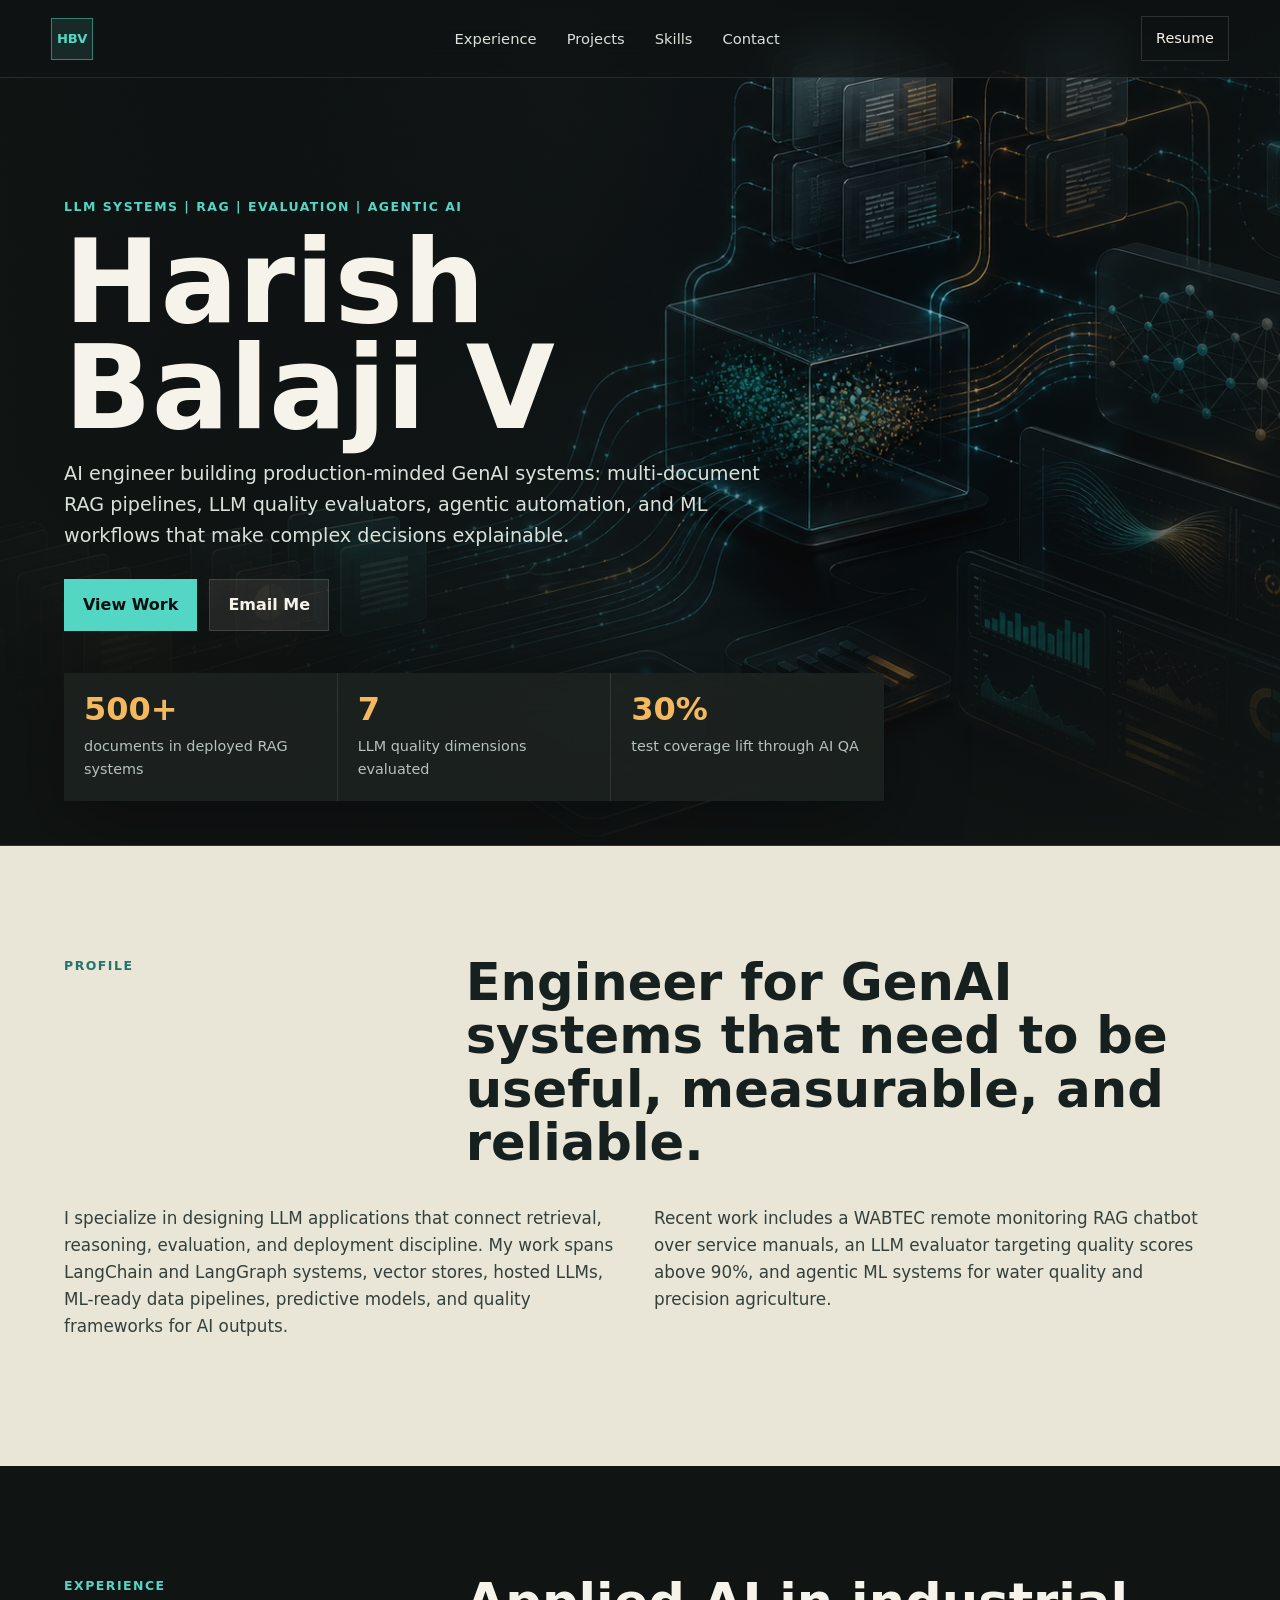
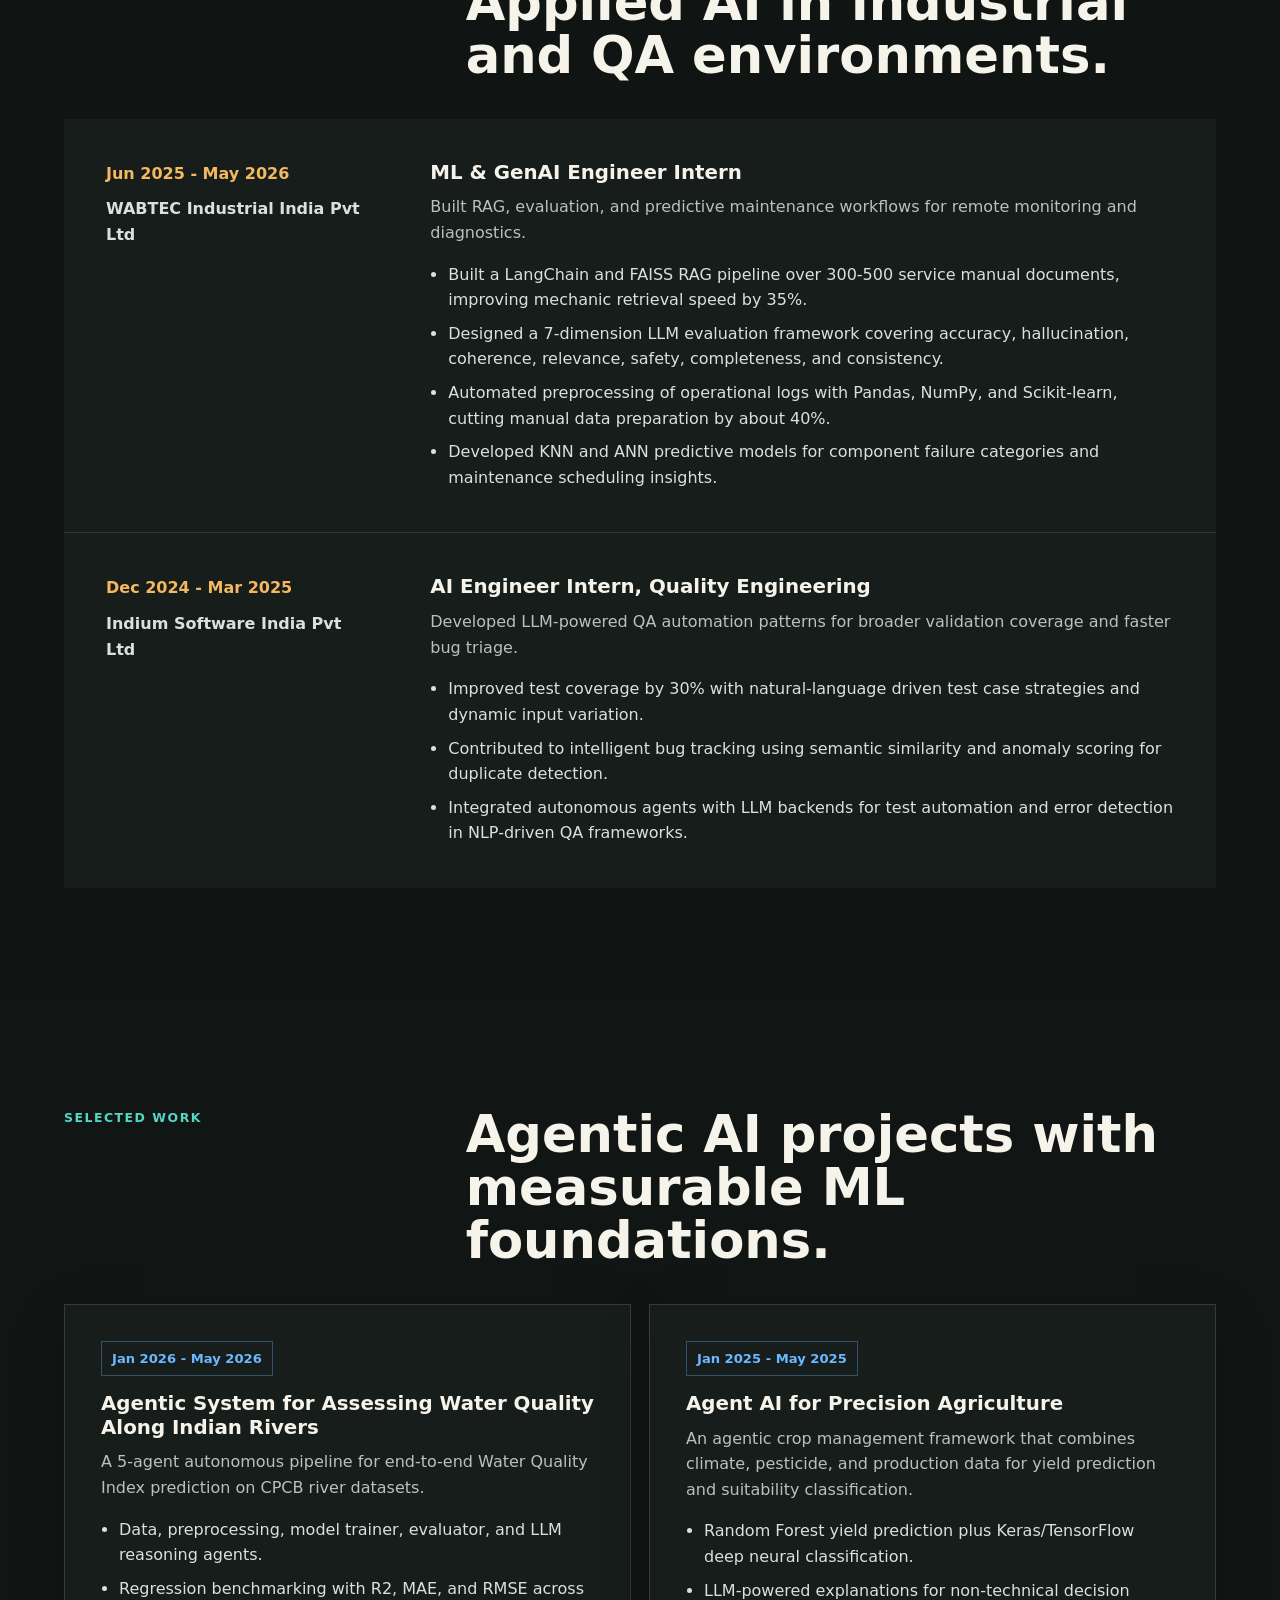
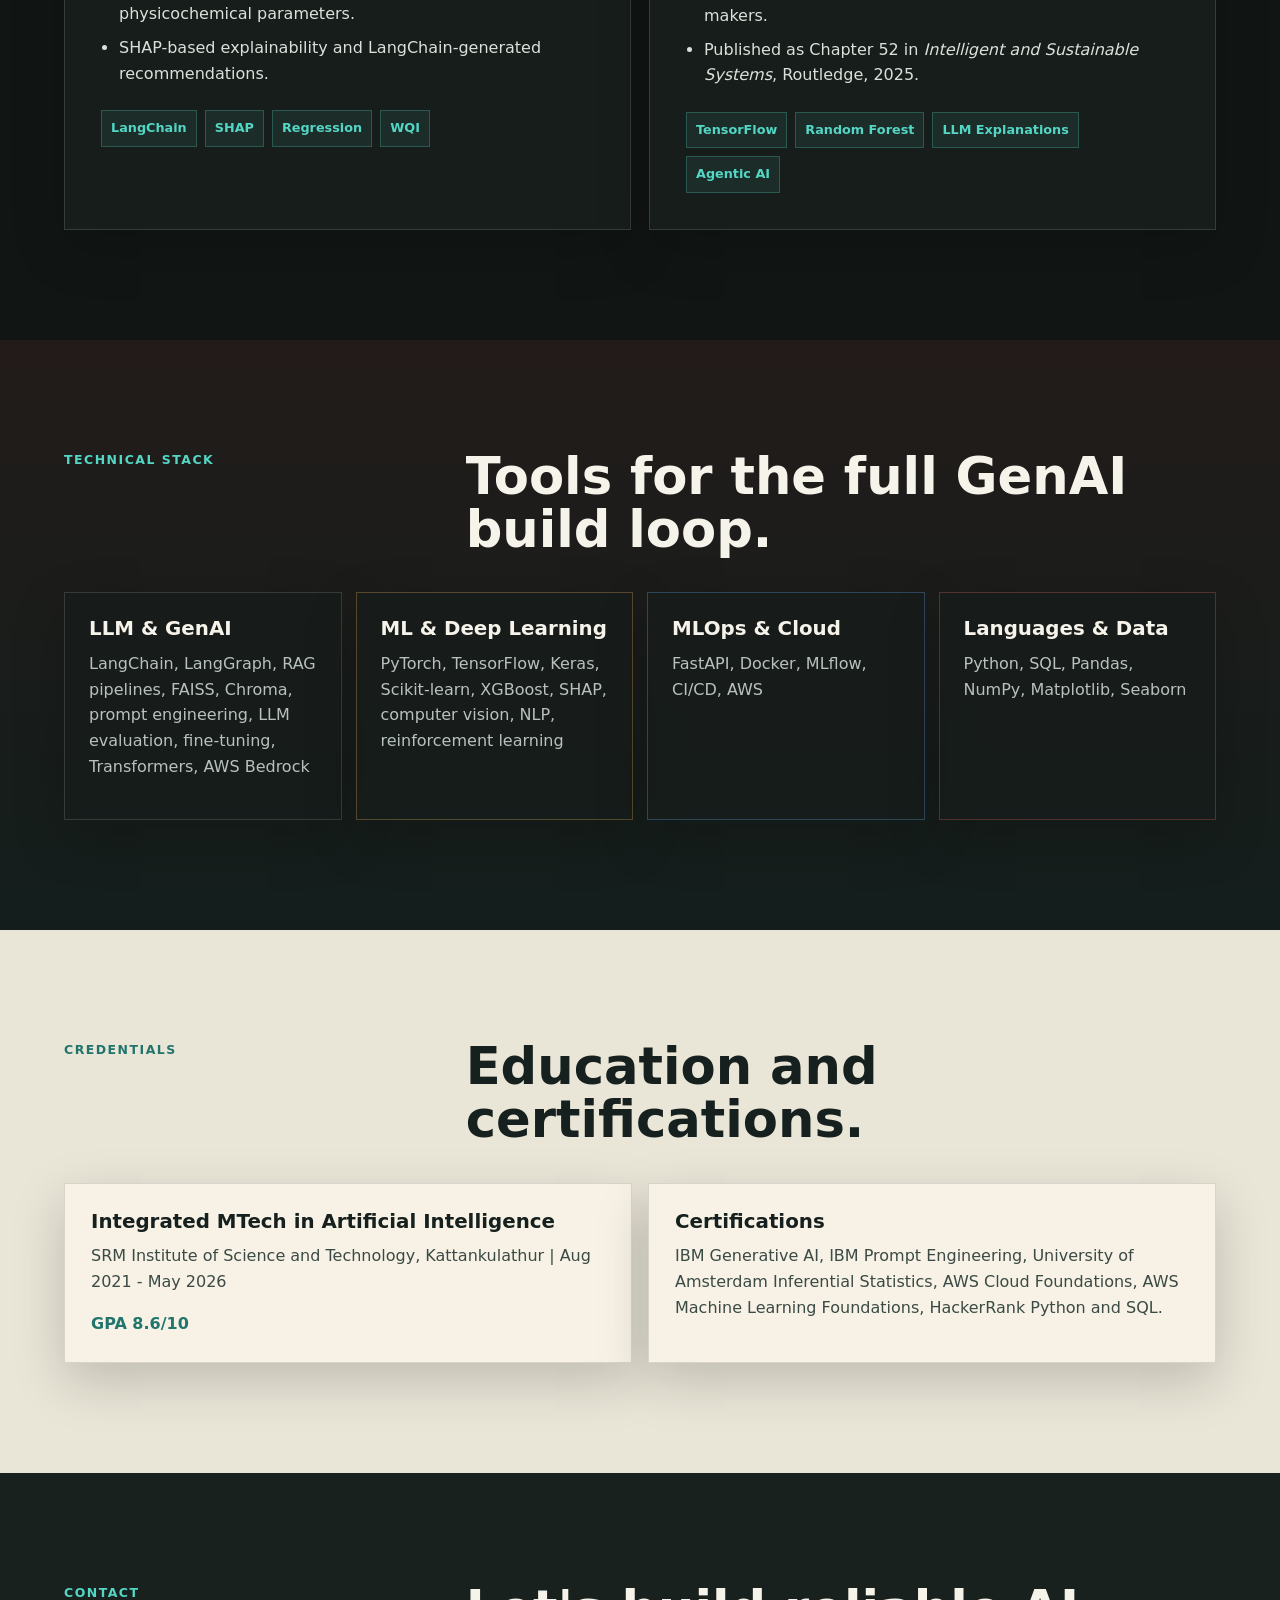
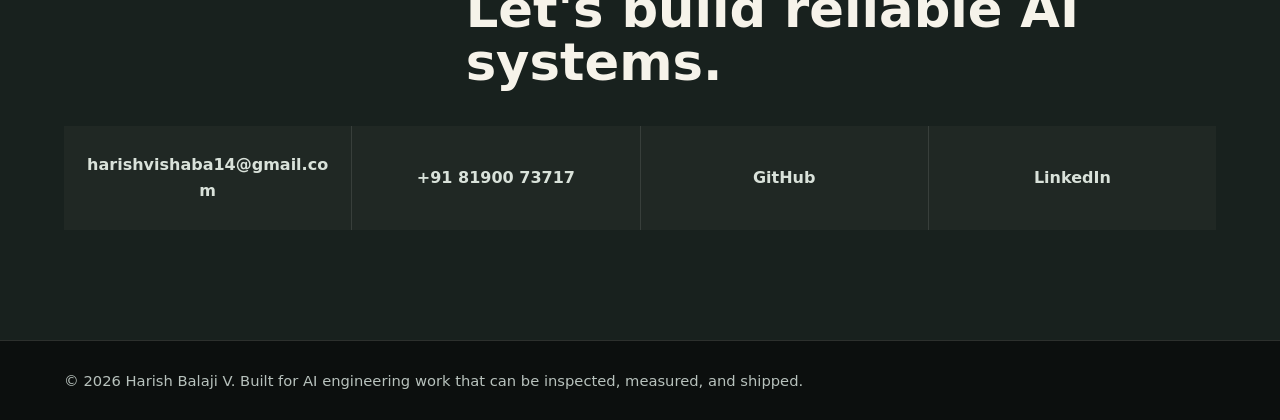
<file: index.html>
<!doctype html>
<html lang="en">
  <head>
    <meta charset="utf-8">
    <meta name="viewport" content="width=device-width, initial-scale=1">
    <title>Harish Balaji V | AI Engineer Portfolio</title>
    <meta
      name="description"
      content="Portfolio of Harish Balaji V, AI engineer specializing in LLM systems, RAG architecture, evaluation pipelines, and agentic AI."
    >
    <link rel="icon" type="image/svg+xml" href="assets/favicon.svg">
    <link rel="preload" href="assets/hero-ai-systems.png" as="image">
    <link rel="stylesheet" href="styles.css">
  </head>
  <body>
    <header class="site-header" aria-label="Primary navigation">
      <a class="brand" href="#top" aria-label="Harish Balaji V home">HBV</a>
      <nav class="nav-links">
        <a href="#experience">Experience</a>
        <a href="#projects">Projects</a>
        <a href="#skills">Skills</a>
        <a href="#contact">Contact</a>
      </nav>
      <a class="nav-action" href="assets/HarishBalajiV_Resume.pdf" target="_blank" rel="noreferrer">Resume</a>
    </header>

    <main id="top">
      <section class="hero" aria-labelledby="hero-title">
        <div class="hero-media" aria-hidden="true"></div>
        <div class="hero-overlay"></div>
        <div class="hero-content">
          <p class="eyebrow">LLM systems | RAG | evaluation | agentic AI</p>
          <h1 id="hero-title">Harish Balaji V</h1>
          <p class="hero-copy">
            AI engineer building production-minded GenAI systems: multi-document RAG pipelines,
            LLM quality evaluators, agentic automation, and ML workflows that make complex decisions
            explainable.
          </p>
          <div class="hero-actions" aria-label="Primary actions">
            <a class="button primary" href="#projects">View Work</a>
            <a class="button secondary" href="mailto:harishvishaba14@gmail.com">Email Me</a>
          </div>
          <dl class="impact-grid" aria-label="Portfolio highlights">
            <div>
              <dt>500+</dt>
              <dd>documents in deployed RAG systems</dd>
            </div>
            <div>
              <dt>7</dt>
              <dd>LLM quality dimensions evaluated</dd>
            </div>
            <div>
              <dt>30%</dt>
              <dd>test coverage lift through AI QA</dd>
            </div>
          </dl>
        </div>
      </section>

      <section class="section intro-band" aria-labelledby="profile-title">
        <div class="section-head">
          <p class="eyebrow">Profile</p>
          <h2 id="profile-title">Engineer for GenAI systems that need to be useful, measurable, and reliable.</h2>
        </div>
        <div class="profile-copy">
          <p>
            I specialize in designing LLM applications that connect retrieval, reasoning, evaluation,
            and deployment discipline. My work spans LangChain and LangGraph systems, vector stores,
            hosted LLMs, ML-ready data pipelines, predictive models, and quality frameworks for AI outputs.
          </p>
          <p>
            Recent work includes a WABTEC remote monitoring RAG chatbot over service manuals, an LLM
            evaluator targeting quality scores above 90%, and agentic ML systems for water quality and
            precision agriculture.
          </p>
        </div>
      </section>

      <section class="section" id="experience" aria-labelledby="experience-title">
        <div class="section-head">
          <p class="eyebrow">Experience</p>
          <h2 id="experience-title">Applied AI in industrial and QA environments.</h2>
        </div>
        <div class="timeline">
          <article class="timeline-item">
            <div class="timeline-meta">
              <span>Jun 2025 - May 2026</span>
              <strong>WABTEC Industrial India Pvt Ltd</strong>
            </div>
            <div class="timeline-body">
              <h3>ML & GenAI Engineer Intern</h3>
              <p>
                Built RAG, evaluation, and predictive maintenance workflows for remote monitoring and
                diagnostics.
              </p>
              <ul>
                <li>Built a LangChain and FAISS RAG pipeline over 300-500 service manual documents, improving mechanic retrieval speed by 35%.</li>
                <li>Designed a 7-dimension LLM evaluation framework covering accuracy, hallucination, coherence, relevance, safety, completeness, and consistency.</li>
                <li>Automated preprocessing of operational logs with Pandas, NumPy, and Scikit-learn, cutting manual data preparation by about 40%.</li>
                <li>Developed KNN and ANN predictive models for component failure categories and maintenance scheduling insights.</li>
              </ul>
            </div>
          </article>
          <article class="timeline-item">
            <div class="timeline-meta">
              <span>Dec 2024 - Mar 2025</span>
              <strong>Indium Software India Pvt Ltd</strong>
            </div>
            <div class="timeline-body">
              <h3>AI Engineer Intern, Quality Engineering</h3>
              <p>
                Developed LLM-powered QA automation patterns for broader validation coverage and faster
                bug triage.
              </p>
              <ul>
                <li>Improved test coverage by 30% with natural-language driven test case strategies and dynamic input variation.</li>
                <li>Contributed to intelligent bug tracking using semantic similarity and anomaly scoring for duplicate detection.</li>
                <li>Integrated autonomous agents with LLM backends for test automation and error detection in NLP-driven QA frameworks.</li>
              </ul>
            </div>
          </article>
        </div>
      </section>

      <section class="section projects-section" id="projects" aria-labelledby="projects-title">
        <div class="section-head">
          <p class="eyebrow">Selected Work</p>
          <h2 id="projects-title">Agentic AI projects with measurable ML foundations.</h2>
        </div>
        <div class="project-grid">
          <article class="project-card">
            <div class="project-kicker">Jan 2026 - May 2026</div>
            <h3>Agentic System for Assessing Water Quality Along Indian Rivers</h3>
            <p>
              A 5-agent autonomous pipeline for end-to-end Water Quality Index prediction on CPCB
              river datasets.
            </p>
            <ul>
              <li>Data, preprocessing, model trainer, evaluator, and LLM reasoning agents.</li>
              <li>Regression benchmarking with R2, MAE, and RMSE across physicochemical parameters.</li>
              <li>SHAP-based explainability and LangChain-generated recommendations.</li>
            </ul>
            <div class="tags">
              <span>LangChain</span><span>SHAP</span><span>Regression</span><span>WQI</span>
            </div>
          </article>
          <article class="project-card">
            <div class="project-kicker">Jan 2025 - May 2025</div>
            <h3>Agent AI for Precision Agriculture</h3>
            <p>
              An agentic crop management framework that combines climate, pesticide, and production
              data for yield prediction and suitability classification.
            </p>
            <ul>
              <li>Random Forest yield prediction plus Keras/TensorFlow deep neural classification.</li>
              <li>LLM-powered explanations for non-technical decision makers.</li>
              <li>Published as Chapter 52 in <cite>Intelligent and Sustainable Systems</cite>, Routledge, 2025.</li>
            </ul>
            <div class="tags">
              <span>TensorFlow</span><span>Random Forest</span><span>LLM Explanations</span><span>Agentic AI</span>
            </div>
          </article>
        </div>
      </section>

      <section class="section skills-layout" id="skills" aria-labelledby="skills-title">
        <div class="section-head">
          <p class="eyebrow">Technical Stack</p>
          <h2 id="skills-title">Tools for the full GenAI build loop.</h2>
        </div>
        <div class="skill-groups">
          <article>
            <h3>LLM & GenAI</h3>
            <p>LangChain, LangGraph, RAG pipelines, FAISS, Chroma, prompt engineering, LLM evaluation, fine-tuning, Transformers, AWS Bedrock</p>
          </article>
          <article>
            <h3>ML & Deep Learning</h3>
            <p>PyTorch, TensorFlow, Keras, Scikit-learn, XGBoost, SHAP, computer vision, NLP, reinforcement learning</p>
          </article>
          <article>
            <h3>MLOps & Cloud</h3>
            <p>FastAPI, Docker, MLflow, CI/CD, AWS</p>
          </article>
          <article>
            <h3>Languages & Data</h3>
            <p>Python, SQL, Pandas, NumPy, Matplotlib, Seaborn</p>
          </article>
        </div>
      </section>

      <section class="section credential-band" aria-labelledby="education-title">
        <div class="section-head">
          <p class="eyebrow">Credentials</p>
          <h2 id="education-title">Education and certifications.</h2>
        </div>
        <div class="credentials">
          <article>
            <h3>Integrated MTech in Artificial Intelligence</h3>
            <p>SRM Institute of Science and Technology, Kattankulathur | Aug 2021 - May 2026</p>
            <strong>GPA 8.6/10</strong>
          </article>
          <article>
            <h3>Certifications</h3>
            <p>IBM Generative AI, IBM Prompt Engineering, University of Amsterdam Inferential Statistics, AWS Cloud Foundations, AWS Machine Learning Foundations, HackerRank Python and SQL.</p>
          </article>
        </div>
      </section>

      <section class="section contact-section" id="contact" aria-labelledby="contact-title">
        <div class="section-head">
          <p class="eyebrow">Contact</p>
          <h2 id="contact-title">Let's build reliable AI systems.</h2>
        </div>
        <div class="contact-panel">
          <a href="mailto:harishvishaba14@gmail.com">harishvishaba14@gmail.com</a>
          <a href="tel:+918190073717">+91 81900 73717</a>
          <a href="https://github.com/HarishBalaji14/" target="_blank" rel="noreferrer">GitHub</a>
          <a href="https://www.linkedin.com/in/harishbalajiv/" target="_blank" rel="noreferrer">LinkedIn</a>
        </div>
      </section>
    </main>

    <footer class="site-footer">
      <p>&copy; <span id="year"></span> Harish Balaji V. Built for AI engineering work that can be inspected, measured, and shipped.</p>
    </footer>

    <script src="script.js"></script>
  </body>
</html>
</file>
<file: styles.css>
:root {
  color-scheme: dark;
  --ink: #f6f3ea;
  --muted: #b8c2bd;
  --soft: #d9e2da;
  --bg: #101413;
  --panel: #171d1b;
  --panel-2: #202824;
  --line: rgba(246, 243, 234, 0.14);
  --teal: #54d6c4;
  --amber: #f4b95e;
  --blue: #6ab8ff;
  --red: #ed6d61;
  --shadow: 0 22px 80px rgba(0, 0, 0, 0.34);
}

* {
  box-sizing: border-box;
}

html {
  scroll-behavior: smooth;
}

body {
  margin: 0;
  background: var(--bg);
  color: var(--ink);
  font-family: Inter, ui-sans-serif, system-ui, -apple-system, BlinkMacSystemFont, "Segoe UI", sans-serif;
  line-height: 1.6;
}

a {
  color: inherit;
  text-decoration: none;
}

.site-header {
  position: fixed;
  z-index: 20;
  top: 0;
  left: 0;
  right: 0;
  display: grid;
  grid-template-columns: auto 1fr auto;
  align-items: center;
  gap: 22px;
  padding: 16px clamp(18px, 4vw, 56px);
  border-bottom: 1px solid rgba(246, 243, 234, 0.1);
  background: rgba(16, 20, 19, 0.74);
  backdrop-filter: blur(18px);
}

.brand {
  display: grid;
  width: 42px;
  height: 42px;
  place-items: center;
  border: 1px solid rgba(84, 214, 196, 0.5);
  background: rgba(84, 214, 196, 0.12);
  color: var(--teal);
  font-size: 0.82rem;
  font-weight: 800;
  letter-spacing: 0;
}

.nav-links {
  display: flex;
  justify-content: center;
  gap: clamp(14px, 3vw, 30px);
  color: var(--soft);
  font-size: 0.92rem;
}

.nav-links a,
.nav-action,
.button {
  transition: transform 180ms ease, color 180ms ease, border-color 180ms ease, background 180ms ease;
}

.nav-links a:hover,
.nav-action:hover,
.button:hover {
  transform: translateY(-1px);
}

.nav-links a:hover {
  color: var(--teal);
}

.nav-action {
  border: 1px solid var(--line);
  padding: 10px 14px;
  color: var(--ink);
  font-size: 0.9rem;
}

.nav-action:hover {
  border-color: rgba(244, 185, 94, 0.8);
  color: var(--amber);
}

.hero {
  position: relative;
  min-height: 94vh;
  overflow: hidden;
  display: grid;
  align-items: end;
  padding: 140px clamp(20px, 5vw, 72px) 44px;
  border-bottom: 1px solid var(--line);
}

.hero-media,
.hero-overlay {
  position: absolute;
  inset: 0;
}

.hero-media {
  background-image: url("assets/hero-ai-systems.png");
  background-size: cover;
  background-position: center;
  filter: saturate(0.95) contrast(1.06);
  transform: scale(1.02);
}

.hero-overlay {
  background:
    linear-gradient(90deg, rgba(16, 20, 19, 0.96) 0%, rgba(16, 20, 19, 0.78) 38%, rgba(16, 20, 19, 0.28) 70%, rgba(16, 20, 19, 0.72) 100%),
    linear-gradient(0deg, rgba(16, 20, 19, 0.92) 0%, rgba(16, 20, 19, 0.08) 36%);
}

.hero-content {
  position: relative;
  z-index: 1;
  width: min(880px, 100%);
}

.eyebrow {
  margin: 0 0 12px;
  color: var(--teal);
  font-size: 0.78rem;
  font-weight: 800;
  letter-spacing: 0.12em;
  text-transform: uppercase;
}

h1,
h2,
h3,
p {
  margin-top: 0;
}

h1 {
  margin-bottom: 18px;
  font-size: clamp(3.8rem, 9vw, 8.5rem);
  line-height: 0.92;
  letter-spacing: 0;
  max-width: 820px;
}

.hero-copy {
  width: min(710px, 100%);
  margin-bottom: 28px;
  color: var(--soft);
  font-size: clamp(1.05rem, 1.5vw, 1.3rem);
}

.hero-actions {
  display: flex;
  flex-wrap: wrap;
  gap: 12px;
  margin-bottom: 42px;
}

.button {
  display: inline-flex;
  align-items: center;
  justify-content: center;
  min-height: 46px;
  padding: 12px 18px;
  border: 1px solid var(--line);
  font-weight: 800;
}

.button.primary {
  background: var(--teal);
  border-color: var(--teal);
  color: #07100f;
}

.button.secondary {
  background: rgba(246, 243, 234, 0.08);
}

.button.primary:hover {
  background: var(--amber);
  border-color: var(--amber);
}

.button.secondary:hover {
  border-color: rgba(84, 214, 196, 0.75);
  color: var(--teal);
}

.impact-grid {
  display: grid;
  grid-template-columns: repeat(3, minmax(0, 1fr));
  gap: 1px;
  width: min(820px, 100%);
  margin: 0;
  background: var(--line);
  box-shadow: var(--shadow);
}

.impact-grid div {
  min-height: 120px;
  padding: 20px;
  background: rgba(23, 29, 27, 0.84);
  backdrop-filter: blur(18px);
}

.impact-grid dt {
  color: var(--amber);
  font-size: 2rem;
  line-height: 1;
  font-weight: 900;
}

.impact-grid dd {
  margin: 10px 0 0;
  color: var(--muted);
  font-size: 0.9rem;
}

.section {
  padding: clamp(64px, 9vw, 110px) clamp(20px, 5vw, 72px);
}

.section-head {
  display: grid;
  grid-template-columns: minmax(190px, 0.45fr) minmax(0, 1fr);
  gap: clamp(22px, 5vw, 70px);
  align-items: start;
  max-width: 1180px;
  margin: 0 auto 36px;
}

.section-head h2 {
  margin-bottom: 0;
  font-size: clamp(2rem, 4vw, 4rem);
  line-height: 1.04;
  letter-spacing: 0;
}

.intro-band,
.credential-band {
  background: #e9e5d7;
  color: #16201e;
}

.intro-band .eyebrow,
.credential-band .eyebrow {
  color: #21756c;
}

.profile-copy {
  display: grid;
  grid-template-columns: repeat(2, minmax(0, 1fr));
  gap: 28px;
  max-width: 1180px;
  margin: 0 auto;
  color: #33403b;
  font-size: 1.05rem;
}

.timeline {
  display: grid;
  gap: 1px;
  max-width: 1180px;
  margin: 0 auto;
  background: var(--line);
}

.timeline-item {
  display: grid;
  grid-template-columns: minmax(210px, 0.35fr) minmax(0, 1fr);
  gap: clamp(22px, 5vw, 64px);
  padding: clamp(24px, 4vw, 42px);
  background: var(--panel);
}

.timeline-meta span {
  display: block;
  color: var(--amber);
  font-weight: 800;
  margin-bottom: 10px;
}

.timeline-meta strong {
  color: var(--soft);
}

.timeline-body h3,
.project-card h3,
.skill-groups h3,
.credentials h3 {
  margin-bottom: 10px;
  font-size: 1.24rem;
  line-height: 1.2;
}

.timeline-body p,
.project-card p,
.skill-groups p,
.credentials p {
  color: var(--muted);
}

ul {
  margin: 16px 0 0;
  padding-left: 18px;
  color: var(--soft);
}

li + li {
  margin-top: 8px;
}

.projects-section {
  background: #111614;
}

.project-grid {
  display: grid;
  grid-template-columns: repeat(2, minmax(0, 1fr));
  gap: 18px;
  max-width: 1180px;
  margin: 0 auto;
}

.project-card,
.skill-groups article,
.credentials article {
  border: 1px solid var(--line);
  background: var(--panel);
  box-shadow: 0 18px 50px rgba(0, 0, 0, 0.18);
}

.project-card {
  padding: clamp(24px, 4vw, 36px);
}

.project-kicker {
  width: fit-content;
  margin-bottom: 16px;
  border: 1px solid rgba(106, 184, 255, 0.34);
  padding: 6px 10px;
  color: var(--blue);
  font-size: 0.82rem;
  font-weight: 800;
}

.tags {
  display: flex;
  flex-wrap: wrap;
  gap: 8px;
  margin-top: 24px;
}

.tags span {
  border: 1px solid rgba(84, 214, 196, 0.26);
  background: rgba(84, 214, 196, 0.08);
  padding: 7px 9px;
  color: var(--teal);
  font-size: 0.8rem;
  font-weight: 800;
}

.skills-layout {
  background:
    linear-gradient(180deg, rgba(237, 109, 97, 0.08), rgba(84, 214, 196, 0.05)),
    var(--bg);
}

.skill-groups {
  display: grid;
  grid-template-columns: repeat(4, minmax(0, 1fr));
  gap: 14px;
  max-width: 1180px;
  margin: 0 auto;
}

.skill-groups article {
  min-height: 225px;
  padding: 24px;
  background: rgba(23, 29, 27, 0.72);
}

.skill-groups article:nth-child(2) {
  border-color: rgba(244, 185, 94, 0.28);
}

.skill-groups article:nth-child(3) {
  border-color: rgba(106, 184, 255, 0.28);
}

.skill-groups article:nth-child(4) {
  border-color: rgba(237, 109, 97, 0.28);
}

.credentials {
  display: grid;
  grid-template-columns: 1fr 1fr;
  gap: 16px;
  max-width: 1180px;
  margin: 0 auto;
}

.credentials article {
  padding: 26px;
  background: #f7f2e5;
  border-color: rgba(22, 32, 30, 0.14);
}

.credentials p {
  color: #3b4a45;
}

.credentials strong {
  color: #21756c;
}

.contact-section {
  background: #18211e;
}

.contact-panel {
  display: grid;
  grid-template-columns: repeat(4, minmax(0, 1fr));
  gap: 1px;
  max-width: 1180px;
  margin: 0 auto;
  background: var(--line);
}

.contact-panel a {
  min-height: 104px;
  display: grid;
  place-items: center;
  padding: 20px;
  background: var(--panel-2);
  color: var(--soft);
  font-weight: 800;
  text-align: center;
  overflow-wrap: anywhere;
}

.contact-panel a:hover {
  background: var(--teal);
  color: #07100f;
}

.site-footer {
  padding: 28px clamp(20px, 5vw, 72px);
  border-top: 1px solid var(--line);
  color: var(--muted);
  background: #0c0f0e;
  font-size: 0.92rem;
}

.site-footer p {
  margin: 0;
}

@media (max-width: 920px) {
  .site-header {
    grid-template-columns: auto auto;
  }

  .nav-links {
    grid-column: 1 / -1;
    grid-row: 2;
    justify-content: start;
    overflow-x: auto;
    padding-bottom: 2px;
  }

  .hero {
    min-height: 900px;
    padding-top: 170px;
  }

  .impact-grid,
  .profile-copy,
  .project-grid,
  .skill-groups,
  .credentials,
  .contact-panel {
    grid-template-columns: 1fr;
  }

  .section-head,
  .timeline-item {
    grid-template-columns: 1fr;
  }

  .skill-groups article {
    min-height: auto;
  }
}

@media (max-width: 560px) {
  .site-header {
    gap: 12px;
  }

  .nav-action {
    padding: 9px 11px;
  }

  .nav-links {
    gap: 14px;
    font-size: 0.84rem;
  }

  .hero {
    min-height: 860px;
    padding-inline: 18px;
  }

  h1 {
    font-size: 3.35rem;
  }

  .hero-copy {
    font-size: 1rem;
  }

  .section {
    padding-inline: 18px;
  }

  .impact-grid div,
  .contact-panel a {
    min-height: 96px;
  }
}
</file>
